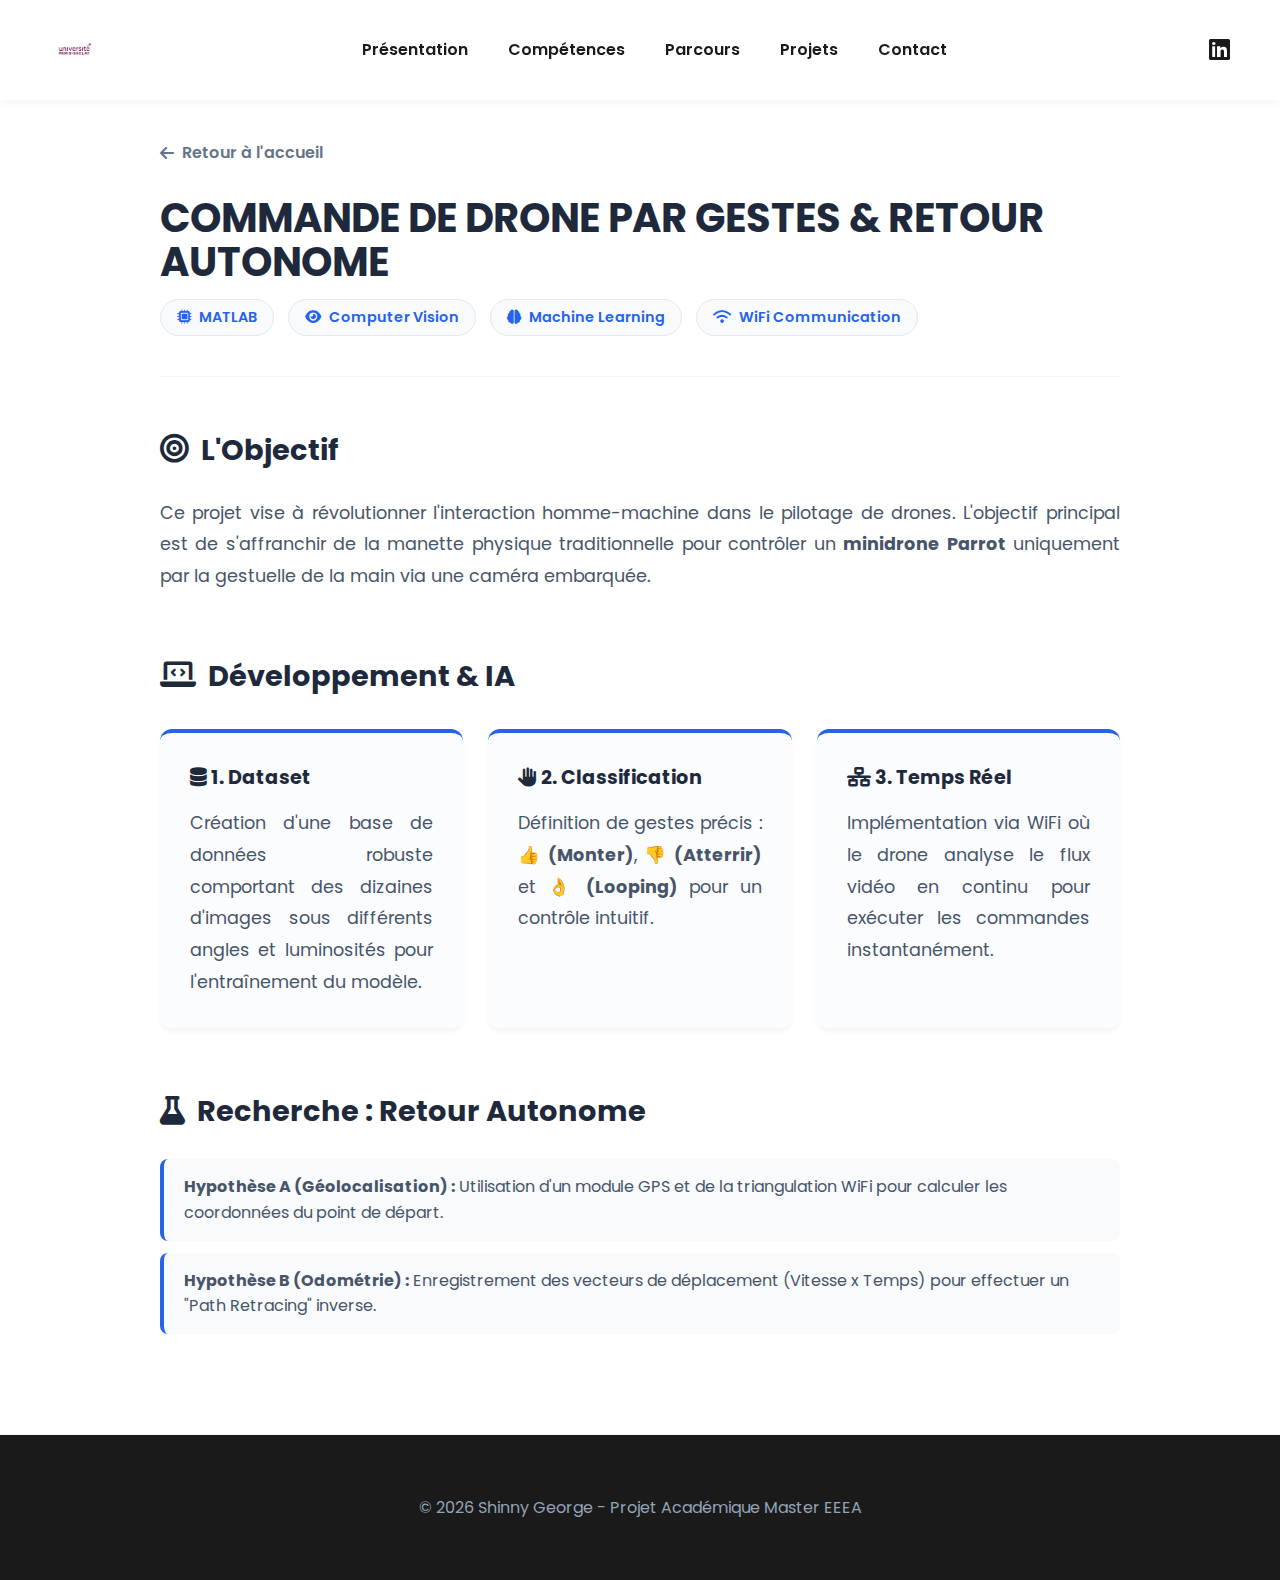
<file: projet-commande-gestuelle.html>
<!DOCTYPE html>
<html lang="fr">
<head>
    <meta charset="UTF-8">
    <meta name="viewport" content="width=device-width, initial-scale=1.0">
    <title>Projet Drone - Shinny GEORGE</title>
    
    <link rel="stylesheet" href="CSS.css"> 
    
    <link href="https://fonts.googleapis.com/css2?family=Poppins:wght@300;400;600;700&display=swap" rel="stylesheet">
    <link rel="stylesheet" href="https://cdnjs.cloudflare.com/ajax/libs/font-awesome/6.0.0/css/all.min.css">
    
    <style>
        body {
            background-color: #ffffff;
            padding-top: 100px;
        }

        .project-container {
            max-width: 1000px;
            margin: 0 auto;
            padding: 40px 20px;
        }

        .project-header {
            margin-bottom: 50px;
            border-bottom: 1px solid #f1f5f9;
            padding-bottom: 30px;
        }

        .project-header h1 {
            font-size: 2.5rem;
            color: #1e293b;
            margin-bottom: 15px;
        }

        .tech-tag {
            display: inline-flex;
            align-items: center;
            gap: 8px;
            background-color: #f8fafc;
            color: #2563eb;
            padding: 6px 16px;
            border-radius: 50px;
            font-weight: 600;
            font-size: 0.9rem;
            border: 1px solid #e2e8f0;
            margin-right: 10px;
            margin-bottom: 10px;
        }

        .content-section { margin-bottom: 60px; }

        .content-section h2 {
            font-size: 1.8rem;
            color: #1e293b;
            margin-bottom: 25px;
            display: flex;
            align-items: center;
            gap: 12px;
        }

        .content-section p {
            font-size: 1.1rem;
            color: #475569;
            line-height: 1.8;
            text-align: justify;
        }

        .specs-grid {
            display: grid;
            grid-template-columns: repeat(auto-fit, minmax(280px, 1fr));
            gap: 25px;
            margin-top: 30px;
        }

        .spec-card {
            background: #fbfcfe;
            padding: 30px;
            border-radius: 12px;
            border-top: 4px solid #2563eb;
            box-shadow: 0 4px 6px -1px rgba(0, 0, 0, 0.05);
        }

        .spec-card h3 { color: #1e293b; margin-bottom: 15px; font-size: 1.2rem; }

        .back-link {
            display: inline-flex;
            align-items: center;
            gap: 8px;
            color: #64748b;
            font-weight: 600;
            margin-bottom: 30px;
            transition: 0.3s;
            text-decoration: none;
        }

        .back-link:hover { color: #2563eb; transform: translateX(-5px); }

        ul.tech-list { list-style: none; padding: 0; }
        ul.tech-list li {
            background: #f8fafc;
            margin-bottom: 12px;
            padding: 15px 20px;
            border-radius: 8px;
            border-left: 4px solid #2563eb;
            color: #475569;
        }
    </style>
</head>
<body>

    <header style="background: white; box-shadow: 0 2px 10px rgba(0,0,0,0.05); position: fixed; width: 100%; top: 0; z-index: 1000;">
        <div class="logo-circle">
            <img src="logo-fac.png" alt="Logo">
        </div>
        <nav>
            <ul>
                <li><a href="index.html#hero">Présentation</a></li>
                <li><a href="index.html#skills">Compétences</a></li>
                <li><a href="index.html#parcours">Parcours</a></li>
                <li><a href="index.html#projets">Projets</a></li>
                <li><a href="index.html#contact">Contact</a></li>
            </ul>
        </nav>
        <div class="header-icons">
            <a href="https://www.linkedin.com/in/shinnygeorge/" target="_blank"><i class="fab fa-linkedin"></i></a>
        </div>
    </header>

    <main class="project-container">
        <a href="index.html" class="back-link"><i class="fas fa-arrow-left"></i> Retour à l'accueil</a>

        <section class="project-header">
            <h1>Commande de Drone par Gestes & Retour Autonome</h1>
            <div class="tags-container">
                <span class="tech-tag"><i class="fas fa-microchip"></i> MATLAB</span>
                <span class="tech-tag"><i class="fas fa-eye"></i> Computer Vision</span>
                <span class="tech-tag"><i class="fas fa-brain"></i> Machine Learning</span>
                <span class="tech-tag"><i class="fas fa-wifi"></i> WiFi Communication</span>
            </div>
        </section>

        <section class="content-section">
            <h2><i class="fas fa-bullseye"></i> L'Objectif</h2>
            <p>
                Ce projet vise à révolutionner l'interaction homme-machine dans le pilotage de drones. L'objectif principal est de s'affranchir de la manette physique traditionnelle pour contrôler un <strong>minidrone Parrot</strong> uniquement par la gestuelle de la main via une caméra embarquée.
            </p>
        </section>

        <section class="content-section">
            <h2><i class="fas fa-laptop-code"></i> Développement & IA</h2>
            <div class="specs-grid">
                <div class="spec-card">
                    <h3><i class="fas fa-database"></i> 1. Dataset</h3>
                    <p>Création d'une base de données robuste comportant des dizaines d'images sous différents angles et luminosités pour l'entraînement du modèle.</p>
                </div>
                <div class="spec-card">
                    <h3><i class="fas fa-hand-paper"></i> 2. Classification</h3>
                    <p>Définition de gestes précis : <strong>👍 (Monter)</strong>, <strong>👎 (Atterrir)</strong> et <strong>👌 (Looping)</strong> pour un contrôle intuitif.</p>
                </div>
                <div class="spec-card">
                    <h3><i class="fas fa-network-wired"></i> 3. Temps Réel</h3>
                    <p>Implémentation via WiFi où le drone analyse le flux vidéo en continu pour exécuter les commandes instantanément.</p>
                </div>
            </div>
        </section>

        <section class="content-section">
            <h2><i class="fas fa-flask"></i> Recherche : Retour Autonome</h2>
            <ul class="tech-list">
                <li><strong>Hypothèse A (Géolocalisation) :</strong> Utilisation d'un module GPS et de la triangulation WiFi pour calculer les coordonnées du point de départ.</li>
                <li><strong>Hypothèse B (Odométrie) :</strong> Enregistrement des vecteurs de déplacement (Vitesse x Temps) pour effectuer un "Path Retracing" inverse.</li>
            </ul>
        </section>
    </main>

    <footer style="text-align: center; padding: 60px 0; color: #94a3b8; border-top: 1px solid #f1f5f9;">
        <p>© 2026 Shinny George - Projet Académique Master EEEA</p>
    </footer>

</body>
</html>
</file>
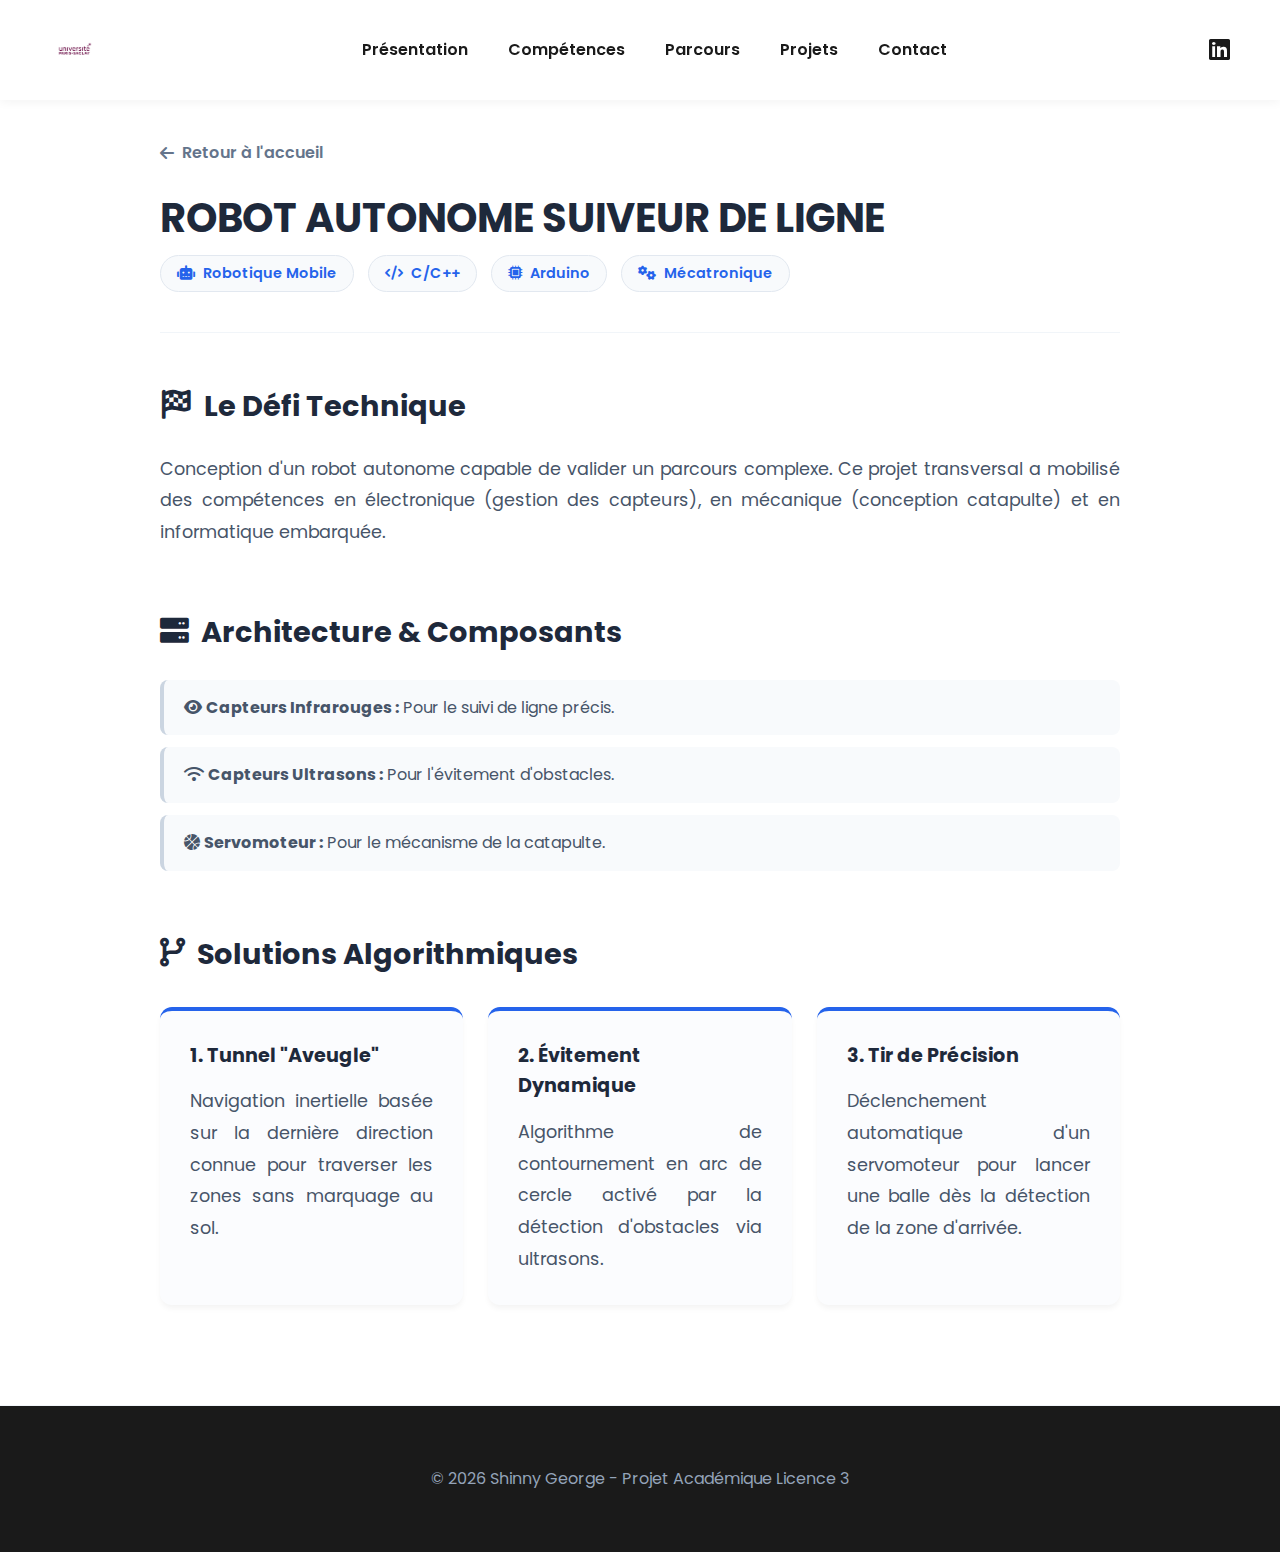
<file: projet-robot-suiveur.html>
<!DOCTYPE html>
<html lang="fr">
<head>
    <meta charset="UTF-8">
    <meta name="viewport" content="width=device-width, initial-scale=1.0">
    <title>Projet Robot Autonome - Shinny GEORGE</title>
    
    <link rel="stylesheet" href="CSS.css"> 
    
    <link href="https://fonts.googleapis.com/css2?family=Poppins:wght@300;400;600;700&display=swap" rel="stylesheet">
    <link rel="stylesheet" href="https://cdnjs.cloudflare.com/ajax/libs/font-awesome/6.0.0/css/all.min.css">
    
    <style>
        body {
            background-color: #ffffff;
            padding-top: 100px;
        }

        .project-container {
            max-width: 1000px;
            margin: 0 auto;
            padding: 40px 20px;
        }

        .project-header {
            margin-bottom: 50px;
            border-bottom: 1px solid #f1f5f9;
            padding-bottom: 30px;
        }

        .project-header h1 {
            font-size: 2.5rem;
            color: #1e293b;
            margin-bottom: 15px;
        }

        .tech-tag {
            display: inline-flex;
            align-items: center;
            gap: 8px;
            background-color: #f8fafc;
            color: #2563eb;
            padding: 6px 16px;
            border-radius: 50px;
            font-weight: 600;
            font-size: 0.9rem;
            border: 1px solid #e2e8f0;
            margin-right: 10px;
            margin-bottom: 10px;
        }

        .content-section { margin-bottom: 60px; }

        .content-section h2 {
            font-size: 1.8rem;
            color: #1e293b;
            margin-bottom: 25px;
            display: flex;
            align-items: center;
            gap: 12px;
        }

        .content-section p {
            font-size: 1.1rem;
            color: #475569;
            line-height: 1.8;
            text-align: justify;
        }

        .specs-grid {
            display: grid;
            grid-template-columns: repeat(auto-fit, minmax(280px, 1fr));
            gap: 25px;
            margin-top: 30px;
        }

        .spec-card {
            background: #fbfcfe;
            padding: 30px;
            border-radius: 12px;
            border-top: 4px solid #2563eb;
            box-shadow: 0 4px 6px -1px rgba(0, 0, 0, 0.05);
        }

        .spec-card h3 { color: #1e293b; margin-bottom: 15px; font-size: 1.2rem; }

        .back-link {
            display: inline-flex;
            align-items: center;
            gap: 8px;
            color: #64748b;
            font-weight: 600;
            margin-bottom: 30px;
            transition: 0.3s;
            text-decoration: none;
        }

        .back-link:hover { color: #2563eb; transform: translateX(-5px); }

        ul.tech-list { list-style: none; padding: 0; }
        ul.tech-list li {
            background: #f8fafc;
            margin-bottom: 12px;
            padding: 15px 20px;
            border-radius: 8px;
            border-left: 4px solid #cbd5e1;
            color: #475569;
        }
    </style>
</head>
<body>

    <header style="background: white; box-shadow: 0 2px 10px rgba(0,0,0,0.05); position: fixed; width: 100%; top: 0; z-index: 1000;">
        <div class="logo-circle">
            <img src="logo-fac.png" alt="Logo">
        </div>
        <nav>
            <ul>
                <li><a href="index.html#hero">Présentation</a></li>
                <li><a href="index.html#skills">Compétences</a></li>
                <li><a href="index.html#parcours">Parcours</a></li>
                <li><a href="index.html#projets">Projets</a></li>
                <li><a href="index.html#contact">Contact</a></li>
            </ul>
        </nav>
        <div class="header-icons">
            <a href="https://www.linkedin.com/in/shinnygeorge/" target="_blank"><i class="fab fa-linkedin"></i></a>
        </div>
    </header>

    <main class="project-container">
        <a href="index.html" class="back-link"><i class="fas fa-arrow-left"></i> Retour à l'accueil</a>

        <section class="project-header">
            <h1>Robot Autonome Suiveur de Ligne</h1>
            <div class="tags-container">
                <span class="tech-tag"><i class="fas fa-robot"></i> Robotique Mobile</span>
                <span class="tech-tag"><i class="fas fa-code"></i> C/C++</span>
                <span class="tech-tag"><i class="fas fa-microchip"></i> Arduino</span>
                <span class="tech-tag"><i class="fas fa-cogs"></i> Mécatronique</span>
            </div>
        </section>

        <section class="content-section">
            <h2><i class="fas fa-flag-checkered"></i> Le Défi Technique</h2>
            <p>
                Conception d'un robot autonome capable de valider un parcours complexe. Ce projet transversal a mobilisé des compétences en électronique (gestion des capteurs), en mécanique (conception catapulte) et en informatique embarquée.
            </p>
        </section>

        <section class="content-section">
            <h2><i class="fas fa-server"></i> Architecture & Composants</h2>
            <ul class="tech-list">
                <li><i class="fas fa-eye"></i> <strong>Capteurs Infrarouges :</strong> Pour le suivi de ligne précis.</li>
                <li><i class="fas fa-wifi"></i> <strong>Capteurs Ultrasons :</strong> Pour l'évitement d'obstacles.</li>
                <li><i class="fas fa-basketball-ball"></i> <strong>Servomoteur :</strong> Pour le mécanisme de la catapulte.</li>
            </ul>
        </section>

        <section class="content-section">
            <h2><i class="fas fa-code-branch"></i> Solutions Algorithmiques</h2>
            <div class="specs-grid">
                <div class="spec-card">
                    <h3>1. Tunnel "Aveugle"</h3>
                    <p>Navigation inertielle basée sur la dernière direction connue pour traverser les zones sans marquage au sol.</p>
                </div>
                <div class="spec-card">
                    <h3>2. Évitement Dynamique</h3>
                    <p>Algorithme de contournement en arc de cercle activé par la détection d'obstacles via ultrasons.</p>
                </div>
                <div class="spec-card">
                    <h3>3. Tir de Précision</h3>
                    <p>Déclenchement automatique d'un servomoteur pour lancer une balle dès la détection de la zone d'arrivée.</p>
                </div>
            </div>
        </section>
    </main>

    <footer style="text-align: center; padding: 60px 0; color: #94a3b8; border-top: 1px solid #f1f5f9;">
        <p>© 2026 Shinny George - Projet Académique Licence 3</p>
    </footer>

</body>
</html>
</file>
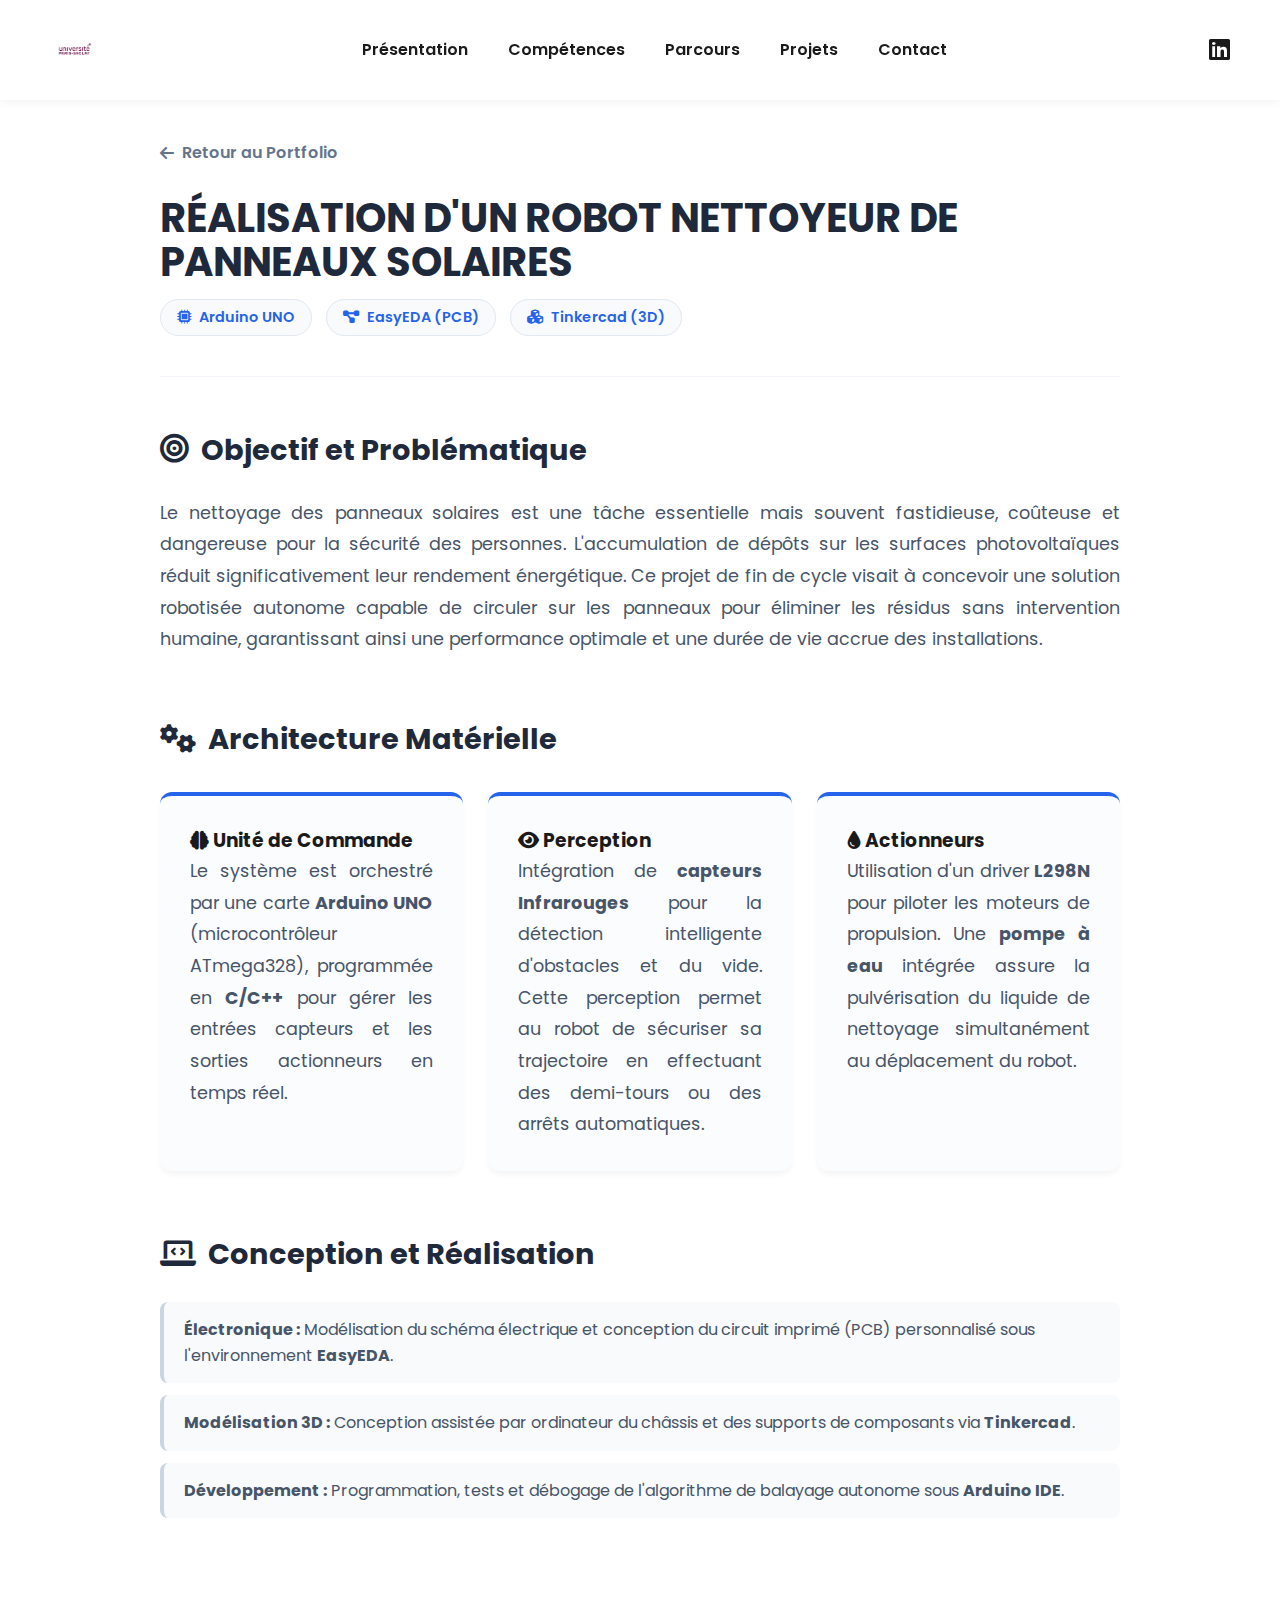
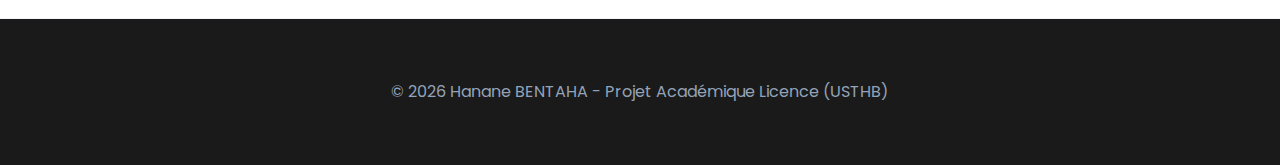
<file: robot-nettoyeur-panneaux-solaires.html>
<!DOCTYPE html>
<html lang="fr">
<head>
    <meta charset="UTF-8">
    <meta name="viewport" content="width=device-width, initial-scale=1.0">
    <title>Projet Robot Solaire - Hanane BENTAHA</title>
    
    <link rel="stylesheet" href="CSS.css"> 
    
    <link href="https://fonts.googleapis.com/css2?family=Poppins:wght@300;400;600;700&display=swap" rel="stylesheet">
    <link rel="stylesheet" href="https://cdnjs.cloudflare.com/ajax/libs/font-awesome/6.0.0/css/all.min.css">
    
    <style>
        /* Styles spécifiques pour la mise en page du projet */
        body {
            background-color: #ffffff;
            padding-top: 100px;
        }

        .project-container {
            max-width: 1000px;
            margin: 0 auto;
            padding: 40px 20px;
        }

        .project-header {
            margin-bottom: 50px;
            border-bottom: 1px solid #f1f5f9;
            padding-bottom: 30px;
        }

        .project-header h1 {
            font-size: 2.5rem;
            color: #1e293b;
            margin-bottom: 15px;
        }

        .tech-tag {
            display: inline-flex;
            align-items: center;
            gap: 8px;
            background-color: #f8fafc;
            color: #2563eb;
            padding: 6px 16px;
            border-radius: 50px;
            font-weight: 600;
            font-size: 0.9rem;
            border: 1px solid #e2e8f0;
            margin-right: 10px;
            margin-bottom: 10px;
        }

        .content-section {
            margin-bottom: 60px;
        }

        .content-section h2 {
            font-size: 1.8rem;
            color: #1e293b;
            margin-bottom: 25px;
            display: flex;
            align-items: center;
            gap: 12px;
        }

        .content-section p {
            font-size: 1.1rem;
            color: #475569;
            line-height: 1.8;
            text-align: justify;
        }

        .specs-grid {
            display: grid;
            grid-template-columns: repeat(auto-fit, minmax(280px, 1fr));
            gap: 25px;
            margin-top: 30px;
        }

        .spec-card {
            background: #fbfcfe;
            padding: 30px;
            border-radius: 12px;
            border-top: 4px solid #2563eb;
            box-shadow: 0 4px 6px -1px rgba(0, 0, 0, 0.05);
        }

        .back-link {
            display: inline-flex;
            align-items: center;
            gap: 8px;
            color: #64748b;
            font-weight: 600;
            margin-bottom: 30px;
            transition: 0.3s;
            text-decoration: none;
        }

        .back-link:hover {
            color: #2563eb;
            transform: translateX(-5px);
        }

        ul.tech-list {
            list-style: none;
            padding: 0;
        }

        ul.tech-list li {
            background: #f8fafc;
            margin-bottom: 12px;
            padding: 15px 20px;
            border-radius: 8px;
            border-left: 4px solid #cbd5e1;
            color: #475569;
        }
    </style>
</head>
<body>

    <header style="background: white; box-shadow: 0 2px 10px rgba(0,0,0,0.05); position: fixed; width: 100%; top: 0; z-index: 1000;">
        <div class="logo-circle">
            <img src="logo-fac.png" alt="Logo">
        </div>
        <nav>
            <ul>
                <li><a href="Portfolio.html#hero">Présentation</a></li>
                <li><a href="Portfolio.html#skills">Compétences</a></li>
                <li><a href="Portfolio.html#parcours">Parcours</a></li>
                <li><a href="Portfolio.html#projets">Projets</a></li>
                <li><a href="Portfolio.html#contact">Contact</a></li>
            </ul>
        </nav>
        <div class="header-icons">
            <a href="https://www.linkedin.com/in/hanane-bentaha-688979308/" target="_blank"><i class="fab fa-linkedin"></i></a>
        </div>
    </header>

    <main class="project-container">
        <a href="Portfolio.html" class="back-link"><i class="fas fa-arrow-left"></i> Retour au Portfolio</a>

        <section class="project-header">
            <h1>Réalisation d'un Robot Nettoyeur de Panneaux Solaires</h1>
            <div class="tags-container">
                <span class="tech-tag"><i class="fas fa-microchip"></i> Arduino UNO</span>
                <span class="tech-tag"><i class="fas fa-project-diagram"></i> EasyEDA (PCB)</span>
                <span class="tech-tag"><i class="fas fa-cubes"></i> Tinkercad (3D)</span>
            </div>
        </section>

        <section class="content-section">
            <h2><i class="fas fa-bullseye"></i> Objectif et Problématique</h2>
            <p>
                Le nettoyage des panneaux solaires est une tâche essentielle mais souvent fastidieuse, coûteuse et dangereuse pour la sécurité des personnes. L'accumulation de dépôts sur les surfaces photovoltaïques réduit significativement leur rendement énergétique. Ce projet de fin de cycle visait à concevoir une solution robotisée autonome capable de circuler sur les panneaux pour éliminer les résidus sans intervention humaine, garantissant ainsi une performance optimale et une durée de vie accrue des installations.
            </p>
        </section>

        <section class="content-section">
            <h2><i class="fas fa-cogs"></i> Architecture Matérielle</h2>
            <div class="specs-grid">
                <div class="spec-card">
                    <h3><i class="fas fa-brain"></i> Unité de Commande</h3>
                    <p>Le système est orchestré par une carte <strong>Arduino UNO</strong> (microcontrôleur ATmega328), programmée en <strong>C/C++</strong> pour gérer les entrées capteurs et les sorties actionneurs en temps réel.</p>
                </div>
                <div class="spec-card">
                    <h3><i class="fas fa-eye"></i> Perception</h3>
                    <p>Intégration de <strong>capteurs Infrarouges</strong> pour la détection intelligente d'obstacles et du vide. Cette perception permet au robot de sécuriser sa trajectoire en effectuant des demi-tours ou des arrêts automatiques.</p>
                </div>
                <div class="spec-card">
                    <h3><i class="fas fa-tint"></i> Actionneurs</h3>
                    <p>Utilisation d'un driver <strong>L298N</strong> pour piloter les moteurs de propulsion. Une <strong>pompe à eau</strong> intégrée assure la pulvérisation du liquide de nettoyage simultanément au déplacement du robot.</p>
                </div>
            </div>
        </section>

        <section class="content-section">
            <h2><i class="fas fa-laptop-code"></i> Conception et Réalisation</h2>
            <ul class="tech-list">
                <li><strong>Électronique :</strong> Modélisation du schéma électrique et conception du circuit imprimé (PCB) personnalisé sous l'environnement <strong>EasyEDA</strong>.</li>
                <li><strong>Modélisation 3D :</strong> Conception assistée par ordinateur du châssis et des supports de composants via <strong>Tinkercad</strong>.</li>
                <li><strong>Développement :</strong> Programmation, tests et débogage de l'algorithme de balayage autonome sous <strong>Arduino IDE</strong>.</li>
            </ul>
        </section>
    </main>

    <footer style="text-align: center; padding: 60px 0; color: #94a3b8; border-top: 1px solid #f1f5f9;">
        <p>© 2026 Hanane BENTAHA - Projet Académique Licence (USTHB)</p>
    </footer>

</body>
</html>
</file>
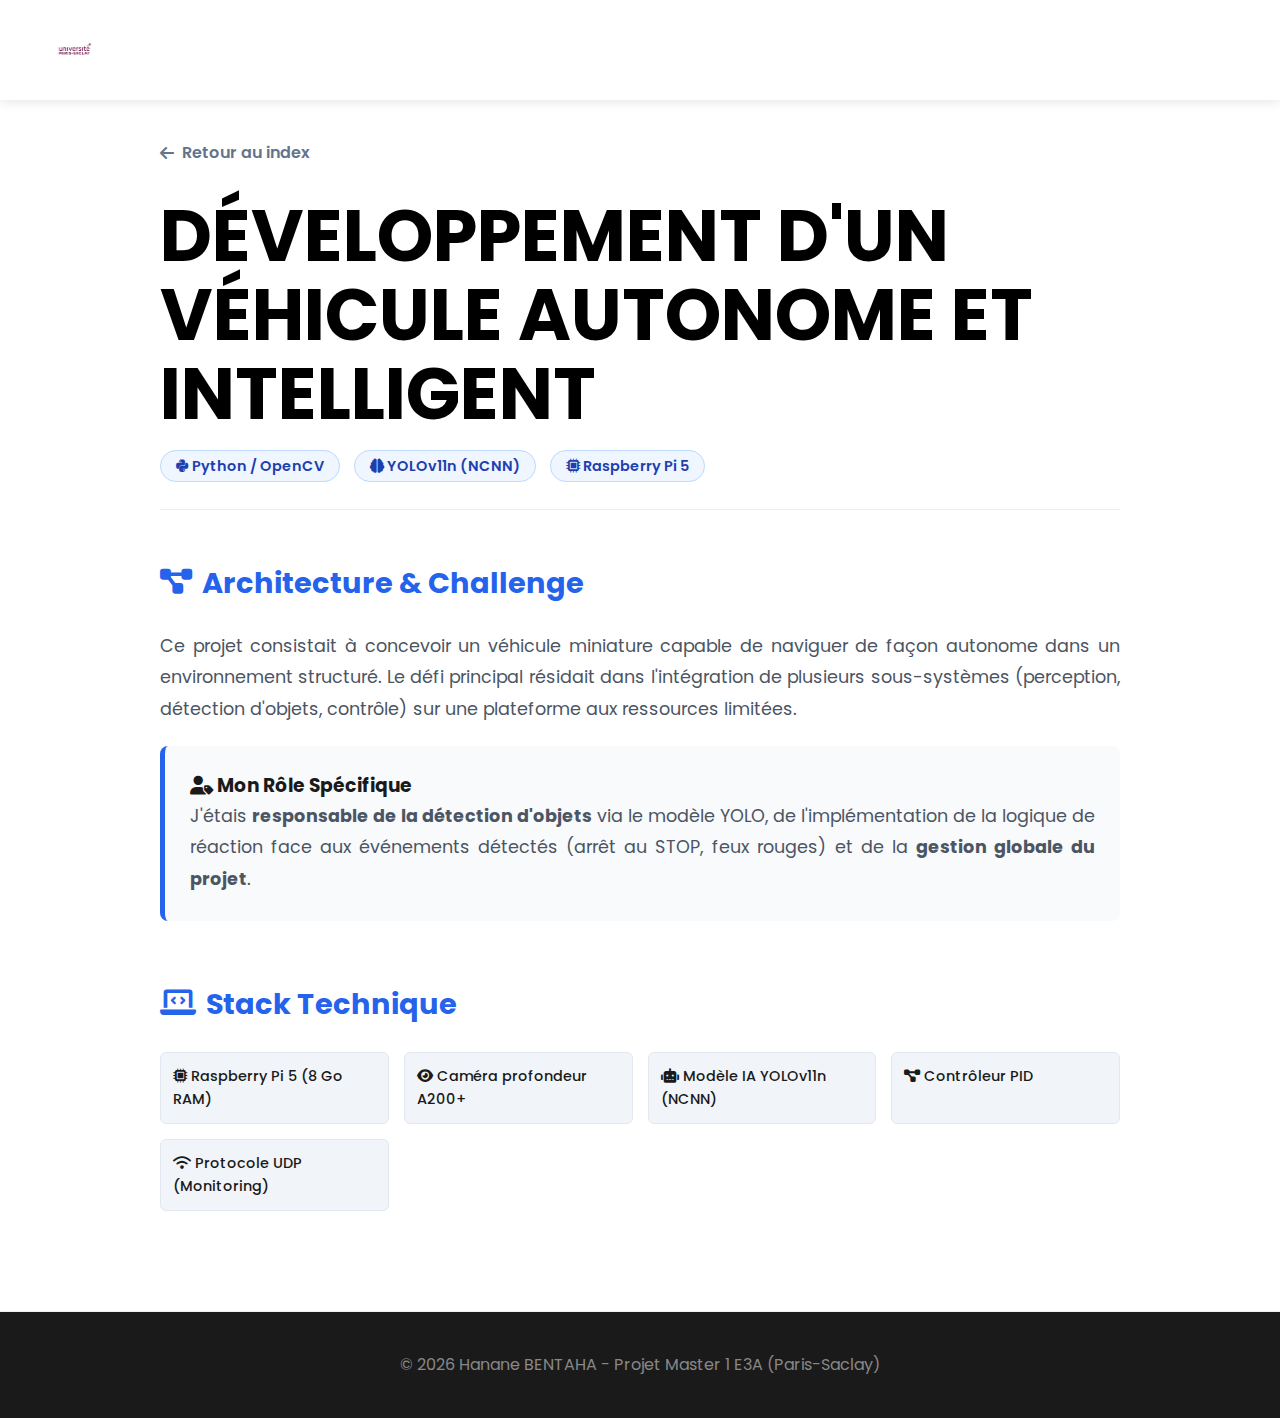
<file: vehicule-mobile-autonome.html>
<!DOCTYPE html>
<html lang="fr">
<head>
    <meta charset="UTF-8">
    <meta name="viewport" content="width=device-width, initial-scale=1.0">
    <title>Projet Véhicule Autonome - Hanane BENTAHA</title>
    <link rel="stylesheet" href="CSS.css"> 
    <link href="https://fonts.googleapis.com/css2?family=Poppins:wght@300;400;600;700&display=swap" rel="stylesheet">
    <link rel="stylesheet" href="https://cdnjs.cloudflare.com/ajax/libs/font-awesome/6.0.0/css/all.min.css">
    <style>
        body { background-color: white; padding-top: 100px; }
        .project-container { max-width: 1000px; margin: 0 auto; padding: 40px 20px; }
        .project-header { margin-bottom: 50px; border-bottom: 1px solid #eee; padding-bottom: 30px; }
        .tech-tag { background-color: #eff6ff; color: #1e40af; padding: 5px 15px; border-radius: 20px; font-weight: 600; font-size: 0.9rem; border: 1px solid #bfdbfe; margin-right: 10px; }
        .content-section { margin-bottom: 60px; }
        .content-section h2 { font-size: 1.8rem; color: #2563eb; margin-bottom: 25px; display: flex; align-items: center; gap: 10px; }
        .content-section p { font-size: 1.1rem; color: #4b5563; line-height: 1.8; text-align: justify; }
        .role-box { background: #f8fafc; border-left: 5px solid #2563eb; padding: 25px; border-radius: 8px; margin-top: 20px; }
        .specs-list { display: grid; grid-template-columns: repeat(auto-fit, minmax(200px, 1fr)); gap: 15px; list-style: none; padding: 0; margin-top: 20px; }
        .specs-list li { background: #f1f5f9; padding: 12px; border-radius: 6px; font-weight: 500; font-size: 0.9rem; border: 1px solid #e2e8f0; }
        .back-link { display: inline-flex; align-items: center; gap: 8px; color: #64748b; font-weight: 600; margin-bottom: 30px; transition: 0.3s; }
        .back-link:hover { color: #2563eb; transform: translateX(-5px); }
    </style>
</head>
<body>
    <header style="background:white; box-shadow: 0 2px 10px rgba(0,0,0,0.1); position: fixed; width: 100%; top: 0; z-index: 1000;">
        <div class="logo-circle"><img src="logo-fac.png" alt="Logo Évry"></div>
    </header>

    <main class="project-container">
        <a href="index.html" class="back-link"><i class="fas fa-arrow-left"></i> Retour au index</a>

        <section class="project-header">
            <h1>Développement d'un Véhicule Autonome et Intelligent</h1>
            <div class="tags-container">
                <span class="tech-tag"><i class="fab fa-python"></i> Python / OpenCV</span>
                <span class="tech-tag"><i class="fas fa-brain"></i> YOLOv11n (NCNN)</span>
                <span class="tech-tag"><i class="fas fa-microchip"></i> Raspberry Pi 5</span>
            </div>
        </section>

        <section class="content-section">
            <h2><i class="fas fa-project-diagram"></i> Architecture & Challenge</h2>
            <p>
                Ce projet consistait à concevoir un véhicule miniature capable de naviguer de façon autonome dans un environnement structuré. Le défi principal résidait dans l'intégration de plusieurs sous-systèmes (perception, détection d'objets, contrôle) sur une plateforme aux ressources limitées.
            </p>
            
            <div class="role-box">
                <h3><i class="fas fa-user-tag"></i> Mon Rôle Spécifique</h3>
                <p>J'étais <strong>responsable de la détection d'objets</strong> via le modèle YOLO, de l'implémentation de la logique de réaction face aux événements détectés (arrêt au STOP, feux rouges) et de la <strong>gestion globale du projet</strong>.</p>
            </div>
        </section>

        <section class="content-section">
            <h2><i class="fas fa-laptop-code"></i> Stack Technique</h2>
            <ul class="specs-list">
                <li><i class="fas fa-microchip"></i> Raspberry Pi 5 (8 Go RAM) </li>
                <li><i class="fas fa-eye"></i> Caméra profondeur A200+ </li>
                <li><i class="fas fa-robot"></i> Modèle IA YOLOv11n (NCNN) </li>
                <li><i class="fas fa-project-diagram"></i> Contrôleur PID </li>
                <li><i class="fas fa-wifi"></i> Protocole UDP (Monitoring)</li>
            </ul>
        </section>
    </main>

    <footer style="text-align: center; padding: 40px; color: #888; border-top: 1px solid #eee;">
        <p>© 2026 Hanane BENTAHA - Projet Master 1 E3A (Paris-Saclay)</p>
    </footer>
</body>
</html>
</file>
<file: CSS.css>
/* --- RESET ET BASES --- */
* {
    margin: 0;
    padding: 0;
    box-sizing: border-box;
    scroll-behavior: smooth;
}

body {
    font-family: 'Poppins', sans-serif;
    color: #1a1a1a;
    line-height: 1.6;
    background-color: #f4f7f6;
    overflow-x: hidden;
}

a { text-decoration: none; color: inherit; transition: 0.3s; }
ul { list-style: none; }

/* --- HEADER --- */
header {
    position: absolute;
    top: 0;
    width: 100%;
    padding: 25px 50px;
    display: flex;
    justify-content: space-between;
    align-items: center;
    z-index: 100;
}

.logo-circle {
    width: 50px;
    height: 50px;
    background-color: white;
    border-radius: 50%;
    
    display: flex;
    justify-content: center;
    align-items: center;
    
    /* MODIFIE ICI : Mets juste 2px ou 3px */
    padding: 3px; 
    
    border: 2px solid white;
    overflow: hidden;
}

.logo-circle img {
    width: 100%;
    height: 100%;
    object-fit: contain;
    display: block;
}

nav ul { display: flex; gap: 40px; }
nav a { font-weight: 600; font-size: 1rem; color: #1a1a1a; }
nav a:hover { color: #2563eb; }

.header-icons { display: flex; gap: 20px; align-items: center; font-size: 1.5rem; }
.flag { font-size: 1.2rem; cursor: pointer; }

/* --- HERO SECTION --- */

/* Animation de fond respiration */
@keyframes respirationCouleur {
    0% { background-color: #B5C7FF; }
    50% { background-color: #e0e7ff; }
    100% { background-color: #B5C7FF; }
}

#hero {
    /* Le fond animé */
    animation: respirationCouleur 8s infinite ease-in-out;
    min-height: 100vh;
    display: flex;
    align-items: center;
    justify-content: center;
    padding: 0 10%;
    position: relative; /* Important pour les particules */
}

/* Le conteneur des particules */
#particles-js {
    position: absolute;
    width: 100%;
    height: 100%;
    top: 0;
    left: 0;
    z-index: 1; /* Derrière le texte */
}

.hero-container {
    display: flex;
    align-items: center;
    justify-content: space-between;
    width: 100%;
    max-width: 1200px;
    position: relative;
    z-index: 2; /* Devant les particules */
}

.hero-text { flex: 1; max-width: 650px; }

h1 {
    font-size: 4.5rem;
    font-weight: 700;
    line-height: 1.1;
    margin-bottom: 20px;
    color: #000;
    text-transform: uppercase;
}

h2 {
    font-size: 1.8rem;
    font-weight: 700;
    margin-bottom: 15px;
    color: #1a1a1a;
}

/* EFFET TEXTE QUI BRILLE */
.super-text {
    background: linear-gradient(to right, #2563eb 0%, #00d2ff 50%, #2563eb 100%);
    background-size: 200% auto;
    color: #2563eb;
    -webkit-background-clip: text;
    -webkit-text-fill-color: transparent;
    background-clip: text;
    animation: textShine 3s linear infinite;
    font-weight: 800;
    display: inline-block;
}
@keyframes textShine { to { background-position: 200% center; } }

.hero-desc {
    font-size: 1.1rem;
    color: #444;
    margin-bottom: 40px;
    max-width: 90%;
}

/* Bouton CV */
.btn-cv {
    display: inline-block;
    background-color: #2563eb;
    color: white;
    padding: 12px 40px;
    border-radius: 8px;
    font-weight: 600;
    font-size: 1rem;
    box-shadow: 0 4px 15px rgba(37, 99, 235, 0.4);
    transition: transform 0.2s;
}
.btn-cv:hover { transform: translateY(-3px); background-color: #1d4ed8; }

/* Image Profile */
.hero-img-container {
    flex: 1;
    display: flex;
    justify-content: flex-end;
}
.profile-pic {
    width: 450px;
    height: 450px;
    object-fit: cover;
    border-radius: 50%;
    box-shadow: 20px 20px 0px rgba(0,0,0,0.05); 
    background-color: #fff;
}

/* --- RESTE DU SITE (Blanc) --- */
.section-white { background-color: white; padding: 100px 10%; }
.section-title { font-size: 2.5rem; text-align: center; margin-bottom: 60px; position: relative; }
.section-title::after { content: ''; display: block; width: 60px; height: 4px; background-color: #2563eb; margin: 15px auto 0; }

/*.skills-grid, .projects-grid { display: grid; grid-template-columns: repeat(auto-fit, minmax(300px, 1fr)); gap: 40px; max-width: 1200px; margin: 0 auto; }*/
/* --- STYLE DES ONGLETS (TABS) --- */
.skills-container {
    max-width: 900px;
    margin: 0 auto;
    background: white;
    border-radius: 15px;
    box-shadow: 0 10px 30px rgba(0,0,0,0.05);
    overflow: hidden; /* Pour que les coins restent ronds */
    border: 1px solid #e5e7eb;
}

/* La barre des boutons en haut */
.tabs-header {
    display: flex;
    background-color: #f8fafc;
    border-bottom: 1px solid #e5e7eb;
}

.tab-btn {
    flex: 1; /* Chaque bouton prend la même largeur */
    padding: 20px;
    border: none;
    background: none;
    font-family: 'Poppins', sans-serif;
    font-size: 1rem;
    font-weight: 600;
    color: #64748b;
    cursor: pointer;
    transition: all 0.3s;
    outline: none;
}

.tab-btn:hover {
    background-color: #e2e8f0;
    color: #2563eb;
}

/* Le bouton actif (celui cliqué) */
.tab-btn.active {
    background-color: white;
    color: #2563eb;
    border-bottom: 3px solid #2563eb;
}

/* Le corps du contenu */
.tabs-body {
    padding: 40px;
    min-height: 200px; /* Pour éviter que ça saute quand le contenu change */
}

/* On cache tout par défaut */
.tab-content {
    display: none;
    animation: fadeIn 0.5s ease;
}

/* On affiche celui qui a la classe active */
.tab-content.active {
    display: block;
}

.tab-content h3 {
    margin-bottom: 25px;
    color: #1a1a1a;
    font-size: 1.5rem;
}

/* Animation d'apparition douce */
@keyframes fadeIn {
    from { opacity: 0; transform: translateY(10px); }
    to { opacity: 1; transform: translateY(0); }
}

/* Responsive Mobile : Boutons les uns sous les autres */
@media (max-width: 768px) {
    .tabs-header { flex-direction: column; }
    .tab-btn { border-bottom: 1px solid #eee; text-align: left; padding: 15px 25px;}
    .tab-btn.active { border-bottom: 1px solid #eee; border-left: 5px solid #2563eb; }
}
.skill-category h3 { font-size: 1.3rem; margin-bottom: 20px; color: #2563eb; }
.skill-tags { display: flex; flex-wrap: wrap; gap: 10px; }
.tag { background-color: #eff6ff; color: #1e40af; padding: 8px 15px; border-radius: 50px; font-size: 0.9rem; font-weight: 500; border: 1px solid #bfdbfe; }

/* Timeline */
.timeline { max-width: 800px; margin: 0 auto; position: relative; border-left: 3px solid #e5e7eb; padding-left: 30px; }
.timeline-item { margin-bottom: 40px; position: relative; }
.timeline-item::before { content: ''; position: absolute; left: -38px; top: 5px; width: 16px; height: 16px; background-color: white; border: 3px solid #2563eb; border-radius: 50%; }
.date { font-weight: 700; color: #2563eb; margin-bottom: 5px; display: block; }
.job-title { font-size: 1.2rem; font-weight: 700; }
.job-place { font-style: italic; color: #666; margin-bottom: 10px; }

/* Cartes Projets */
.project-card { background: white; border: 1px solid #e5e7eb; border-radius: 12px; padding: 30px; transition: transform 0.3s, box-shadow 0.3s; }
.project-card:hover { transform: translateY(-5px); box-shadow: 0 10px 30px rgba(0,0,0,0.1); }
.project-title { font-size: 1.3rem; font-weight: 700; margin-bottom: 10px; }
.project-year { font-size: 0.85rem; color: #999; margin-bottom: 15px; display: block; }

/* Footer */
footer { background-color: #1a1a1a; color: white; padding: 60px 0; text-align: center; }
.contact-info { font-size: 1.2rem; margin-bottom: 30px; }
.contact-info a { color: white; margin: 0 15px; }
.contact-info a:hover { color: #2563eb; }

/* Mobile */
@media (max-width: 900px) {
    header { padding: 15px; }
    nav ul { display: none; }
    #hero { padding-top: 100px; }
    .hero-container { flex-direction: column-reverse; text-align: center; }
    .hero-img-container { justify-content: center; margin-bottom: 40px; }
    .profile-pic { width: 280px; height: 280px; }
    h1 { font-size: 2.8rem; }
}

/* Curseur Typewriter */
.cursor { display: inline-block; width: 3px; background-color: #2563eb; animation: blink 1s infinite; }
@keyframes blink { 50% { opacity: 0; } }

/* --- LAYOUT DOUBLE COLONNE (FORMATION vs EXPÉRIENCE) --- */

.resume-container {
    display: grid;
    grid-template-columns: 1fr 1fr; /* Deux colonnes égales */
    gap: 60px; /* Espace entre les deux colonnes */
    max-width: 1100px;
    margin: 0 auto;
}

.column-title {
    font-size: 1.8rem;
    color: #2563eb;
    margin-bottom: 30px;
    display: flex;
    align-items: center;
    gap: 10px;
}

/* La ligne verticale à gauche de chaque colonne */
.resume-column {
    border-left: 3px solid #e5e7eb;
    padding-left: 30px;
}

.resume-item {
    position: relative;
    margin-bottom: 40px;
}

/* Le point sur la ligne */
.resume-item::before {
    content: '';
    position: absolute;
    left: -39px; /* Ajustement pour être sur la ligne */
    top: 5px;
    width: 16px;
    height: 16px;
    background-color: white;
    border: 3px solid #2563eb;
    border-radius: 50%;
}

/* --- STYLE DU CONTENU --- */
.resume-date {
    display: inline-block;
    background-color: #eff6ff;
    color: #2563eb;
    font-weight: 700;
    font-size: 0.85rem;
    padding: 5px 12px;
    border-radius: 6px;
    margin-bottom: 10px;
}

/* Style spécial pour "Depuis..." ou "En cours" */
.resume-date.current {
    background-color: #dbeafe;
    border: 1px solid #2563eb;
}

.resume-job {
    font-size: 1.2rem;
    font-weight: 700;
    margin-bottom: 5px;
    color: #1e293b;
}

.resume-place {
    font-style: italic;
    color: #64748b;
    margin-bottom: 10px;
    font-size: 0.95rem;
}

/* Petits badges pour les soft skills des jobs */
.soft-skill-badge {
    display: inline-block;
    font-size: 0.75rem;
    background-color: #fff7ed; /* Orange très clair */
    color: #c2410c;
    padding: 3px 8px;
    border-radius: 4px;
    margin-right: 5px;
    margin-top: 5px;
    border: 1px solid #ffedd5;
}

/* État vide pour le futur stage */
.empty-state {
    opacity: 0.7;
    border: 1px dashed #cbd5e1;
    padding: 15px;
    border-radius: 8px;
    background-color: rgba(255,255,255,0.5);
}

.empty-state::before {
    background-color: #cbd5e1;
    border-color: #94a3b8;
}

/* --- MOBILE --- */
@media (max-width: 768px) {
    .resume-container {
        grid-template-columns: 1fr; /* Une seule colonne */
        gap: 40px;
    }
    
    .resume-column {
        padding-left: 20px;
    }
    
    .resume-item::before {
        left: -29px;
    }
}

/* --- AJOUTS POUR LES POP-UPS (MODALES) --- */

/* Curseur main sur les cartes */
.project-card {
    cursor: pointer;
    position: relative;
    padding-bottom: 50px; /* Place pour le bouton */
}

/* Petit lien "Voir détails" */
.see-more {
    position: absolute;
    bottom: 20px;
    left: 30px;
    font-weight: bold;
    color: #2563eb;
    font-size: 0.9rem;
}

/* L'arrière-plan sombre (Overlay) */
.modal {
    display: none; /* Caché par défaut */
    position: fixed;
    z-index: 2000; /* Au-dessus de tout */
    left: 0;
    top: 0;
    width: 100%;
    height: 100%;
    background-color: rgba(0,0,0,0.7); /* Fond noir transparent */
    backdrop-filter: blur(5px); /* Effet flou */
    overflow: auto; /* Scroll si l'écran est petit */
    animation: fadeIn 0.3s;
}

/* La boîte blanche */
.modal-content {
    background-color: #fff;
    margin: 10% auto; /* Centré verticalement */
    padding: 40px;
    border-radius: 15px;
    width: 90%;
    max-width: 700px; /* Largeur max */
    position: relative;
    box-shadow: 0 25px 50px -12px rgba(0, 0, 0, 0.25);
    animation: slideUp 0.4s;
}

/* Bouton fermer (X) */
.close-btn {
    position: absolute;
    top: 15px;
    right: 25px;
    font-size: 2rem;
    font-weight: bold;
    color: #aaa;
    cursor: pointer;
    transition: 0.2s;
}
.close-btn:hover { color: #000; }

/* Style du texte dans la modale */
.modal h2 {
    color: #2563eb;
    margin-bottom: 20px;
    border-bottom: 2px solid #f1f5f9;
    padding-bottom: 15px;
}

.modal-body h3 {
    font-size: 1.2rem;
    color: #1e293b;
    margin-top: 20px;
    margin-bottom: 10px;
}

.modal-body ul {
    list-style-type: disc;
    padding-left: 20px;
    color: #475569;
}

.modal-body li {
    margin-bottom: 8px;
}

/* Animations */
@keyframes slideUp {
    from { transform: translateY(50px); opacity: 0; }
    to { transform: translateY(0); opacity: 1; }
}

/* --- STYLE DES POP-UPS (MODALES) --- */

/* Curseur main sur les cartes */
.project-card {
    cursor: pointer;
    position: relative;
    padding-bottom: 50px; /* Place pour le bouton */
}

/* Lien "Voir détails" */
.see-more {
    position: absolute;
    bottom: 25px;
    left: 30px;
    font-weight: bold;
    color: #2563eb;
    font-size: 0.9rem;
    transition: 0.3s;
}
.project-card:hover .see-more { transform: translateX(5px); }

/* Fond sombre (Overlay) */
.modal {
    display: none; /* Caché par défaut */
    position: fixed;
    z-index: 2000; /* Au-dessus de tout */
    left: 0;
    top: 0;
    width: 100%;
    height: 100%;
    background-color: rgba(0,0,0,0.6); /* Fond noir transparent */
    backdrop-filter: blur(5px); /* Effet flou */
    overflow: auto;
    animation: fadeIn 0.3s;
}

/* Boîte blanche */
.modal-content {
    background-color: #fff;
    margin: 10% auto;
    padding: 40px;
    border-radius: 15px;
    width: 90%;
    max-width: 700px;
    position: relative;
    box-shadow: 0 25px 50px -12px rgba(0, 0, 0, 0.25);
    animation: slideUp 0.4s;
}

/* Bouton fermer (X) */
.close-btn {
    position: absolute;
    top: 20px;
    right: 25px;
    font-size: 2rem;
    color: #aaa;
    cursor: pointer;
    transition: 0.2s;
}
.close-btn:hover { color: #000; }

/* Typographie dans la modale */
.modal-content h2 {
    color: #2563eb;
    margin-bottom: 20px;
    border-bottom: 2px solid #f1f5f9;
    padding-bottom: 15px;
}
.modal-body h3 {
    font-size: 1.2rem;
    color: #1e293b;
    margin-top: 25px;
    margin-bottom: 10px;
}
.modal-body ul {
    padding-left: 20px;
    color: #475569;
}
.modal-body li { margin-bottom: 8px; }

/* Animations */
@keyframes slideUp {
    from { transform: translateY(50px); opacity: 0; }
    to { transform: translateY(0); opacity: 1; }
}
@keyframes fadeIn {
    from { opacity: 0; }
    to { opacity: 1; }
}

/* --- CORRECTION AFFICHAGE PROJETS --- */

/* 1. On force le conteneur à être une grille propre */
.projects-grid {
    display: grid;
    grid-template-columns: repeat(auto-fit, minmax(300px, 1fr)); /* Colonnes automatiques */
    gap: 30px; /* Espace entre les cartes */
    width: 100%;
    margin-top: 30px;
}

/* 2. On force le lien <a> à se comporter comme une grosse boîte */
.project-card {
    display: block; /* <--- C'EST ÇA QUI MANQUAIT (transforme le lien en bloc) */
    background: white;
    border: 1px solid #e5e7eb;
    border-radius: 12px;
    padding: 30px;
    padding-bottom: 60px; /* Espace pour le bouton "Voir détails" */
    position: relative; /* Pour caler le bouton en bas */
    text-decoration: none; /* Enlève le soulignement bleu moche */
    color: #1a1a1a; /* Couleur du texte */
    transition: transform 0.3s, box-shadow 0.3s;
    height: 100%; /* Toutes les cartes font la même hauteur */
}

/* Effet au survol */
.project-card:hover {
    transform: translateY(-5px);
    box-shadow: 0 10px 30px rgba(0,0,0,0.1);
    border-color: #2563eb;
}

/* Le titre dans la carte */
.project-card h3 {
    margin-top: 10px;
    margin-bottom: 10px;
    color: #2563eb;
}

/* Le bouton "Voir détails" en bas */
.see-more {
    position: absolute;
    bottom: 25px;
    left: 30px;
    font-weight: bold;
    color: #2563eb;
    font-size: 0.9rem;
}

.social-links {
    display: flex;
    align-items: center;      /* Centre verticalement */
    justify-content: center;  /* Centre horizontalement */
    gap: 20px;               /* Espace entre le logo LinkedIn et le logo Fac */
    margin-top: 20px;
}
</file>
